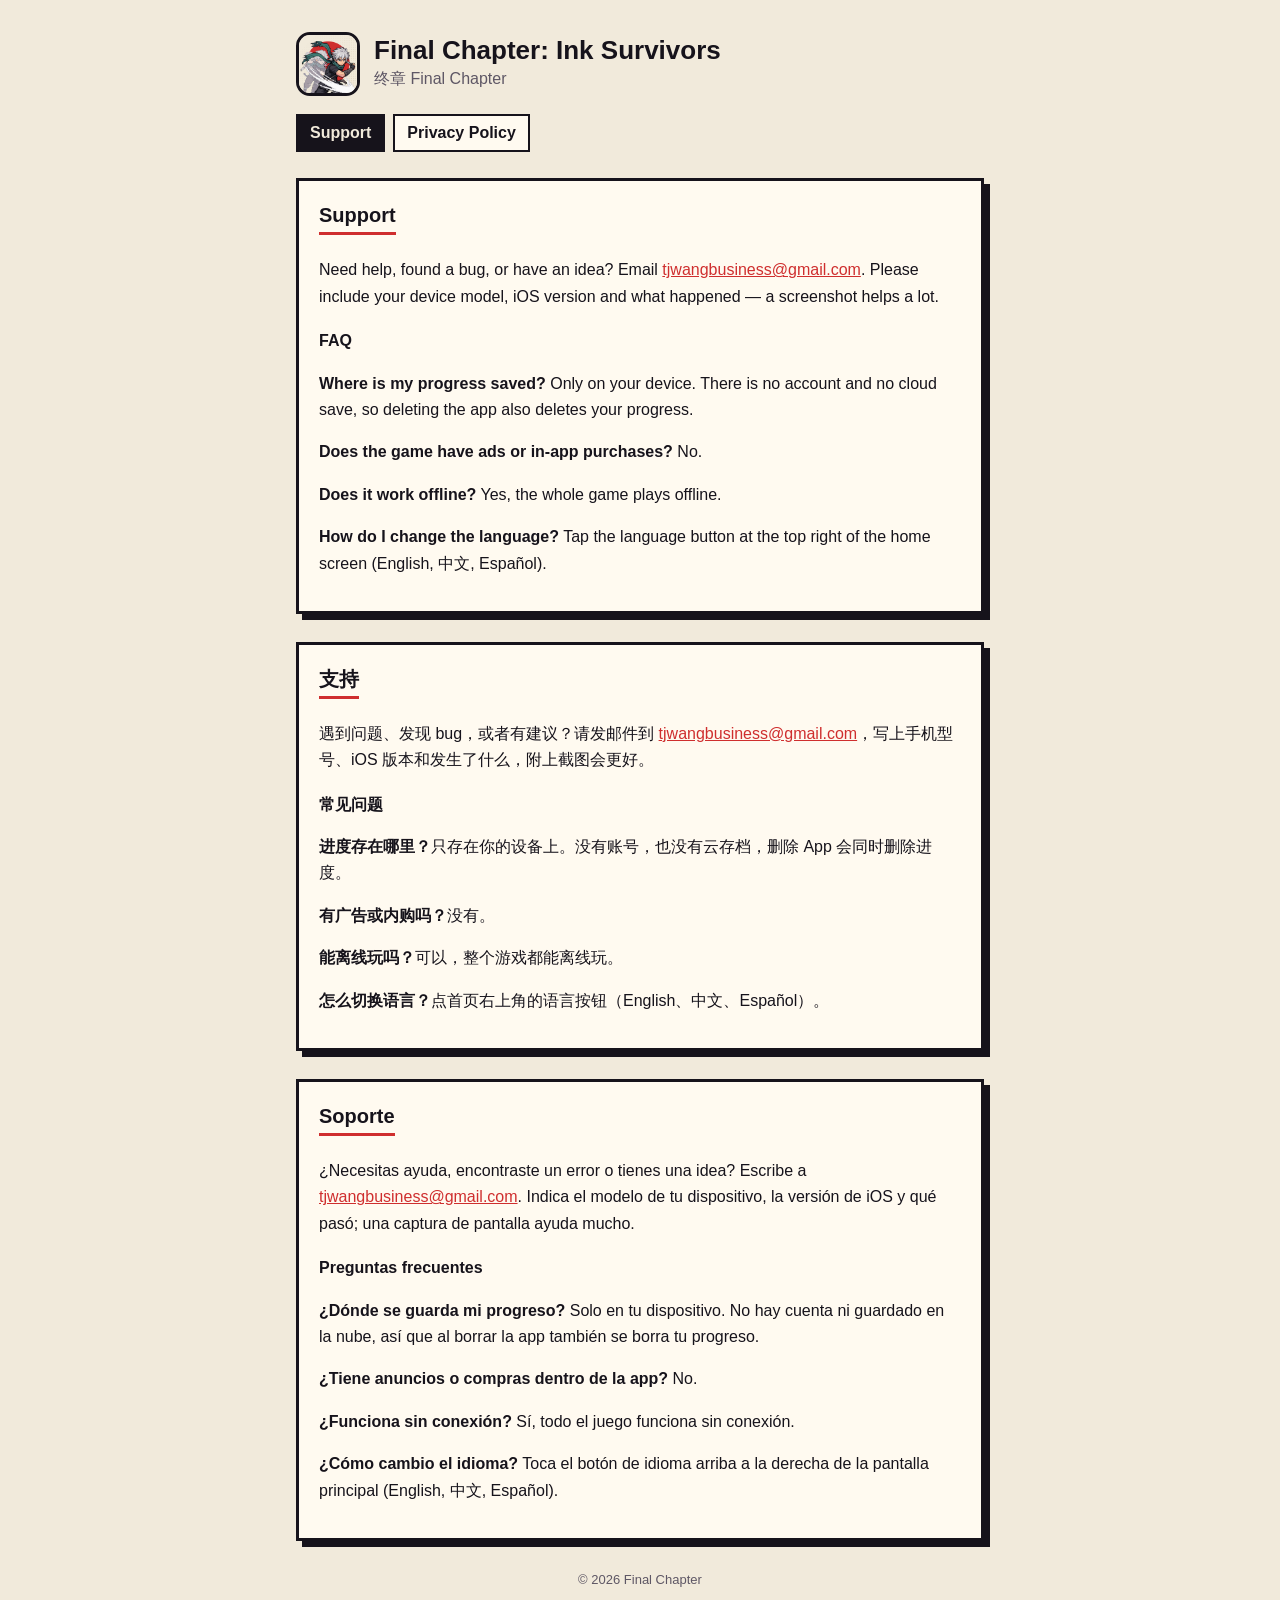
<file: index.html>
<!doctype html>
<html lang="en">
<head>
<meta charset="utf-8">
<meta name="viewport" content="width=device-width, initial-scale=1">
<title>Final Chapter: Ink Survivors — Support</title>
<link rel="stylesheet" href="style.css">
</head>
<body>
<main>
<header><img src="icon.png" alt=""><div><h1>Final Chapter: Ink Survivors</h1><p class="sub">终章 Final Chapter</p></div></header>
<nav><a class="on" href="index.html">Support</a><a href="privacy.html">Privacy Policy</a></nav>

<section id="en">
<h2>Support</h2>
<p>Need help, found a bug, or have an idea? Email <a href="mailto:tjwangbusiness@gmail.com?subject=Final%20Chapter">tjwangbusiness@gmail.com</a>. Please include your device model, iOS version and what happened — a screenshot helps a lot.</p>
<h3>FAQ</h3>
<p><b>Where is my progress saved?</b> Only on your device. There is no account and no cloud save, so deleting the app also deletes your progress.</p>
<p><b>Does the game have ads or in-app purchases?</b> No.</p>
<p><b>Does it work offline?</b> Yes, the whole game plays offline.</p>
<p><b>How do I change the language?</b> Tap the language button at the top right of the home screen (English, 中文, Español).</p>
</section>

<section id="zh">
<h2>支持</h2>
<p>遇到问题、发现 bug，或者有建议？请发邮件到 <a href="mailto:tjwangbusiness@gmail.com?subject=Final%20Chapter">tjwangbusiness@gmail.com</a>，写上手机型号、iOS 版本和发生了什么，附上截图会更好。</p>
<h3>常见问题</h3>
<p><b>进度存在哪里？</b>只存在你的设备上。没有账号，也没有云存档，删除 App 会同时删除进度。</p>
<p><b>有广告或内购吗？</b>没有。</p>
<p><b>能离线玩吗？</b>可以，整个游戏都能离线玩。</p>
<p><b>怎么切换语言？</b>点首页右上角的语言按钮（English、中文、Español）。</p>
</section>

<section id="es">
<h2>Soporte</h2>
<p>¿Necesitas ayuda, encontraste un error o tienes una idea? Escribe a <a href="mailto:tjwangbusiness@gmail.com?subject=Final%20Chapter">tjwangbusiness@gmail.com</a>. Indica el modelo de tu dispositivo, la versión de iOS y qué pasó; una captura de pantalla ayuda mucho.</p>
<h3>Preguntas frecuentes</h3>
<p><b>¿Dónde se guarda mi progreso?</b> Solo en tu dispositivo. No hay cuenta ni guardado en la nube, así que al borrar la app también se borra tu progreso.</p>
<p><b>¿Tiene anuncios o compras dentro de la app?</b> No.</p>
<p><b>¿Funciona sin conexión?</b> Sí, todo el juego funciona sin conexión.</p>
<p><b>¿Cómo cambio el idioma?</b> Toca el botón de idioma arriba a la derecha de la pantalla principal (English, 中文, Español).</p>
</section>

<footer>© 2026 Final Chapter</footer>
</main>
</body>
</html>
</file>
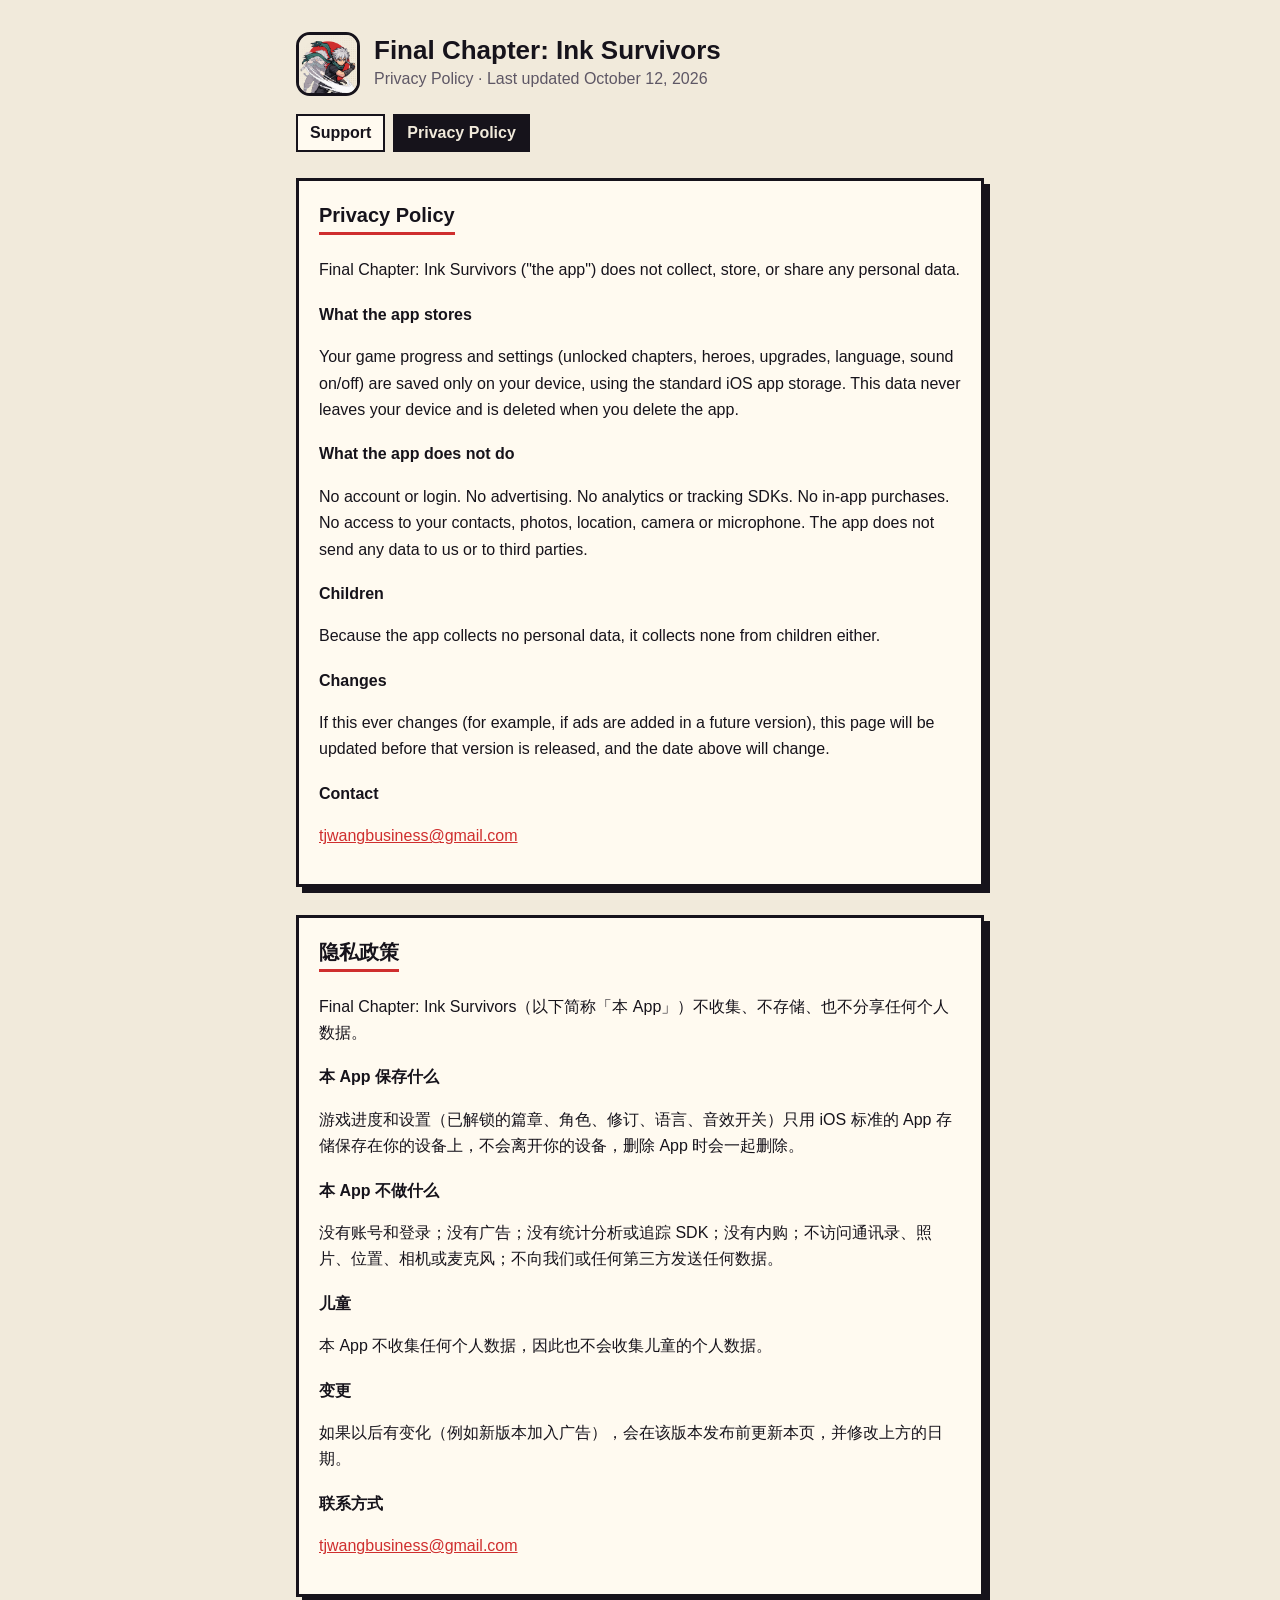
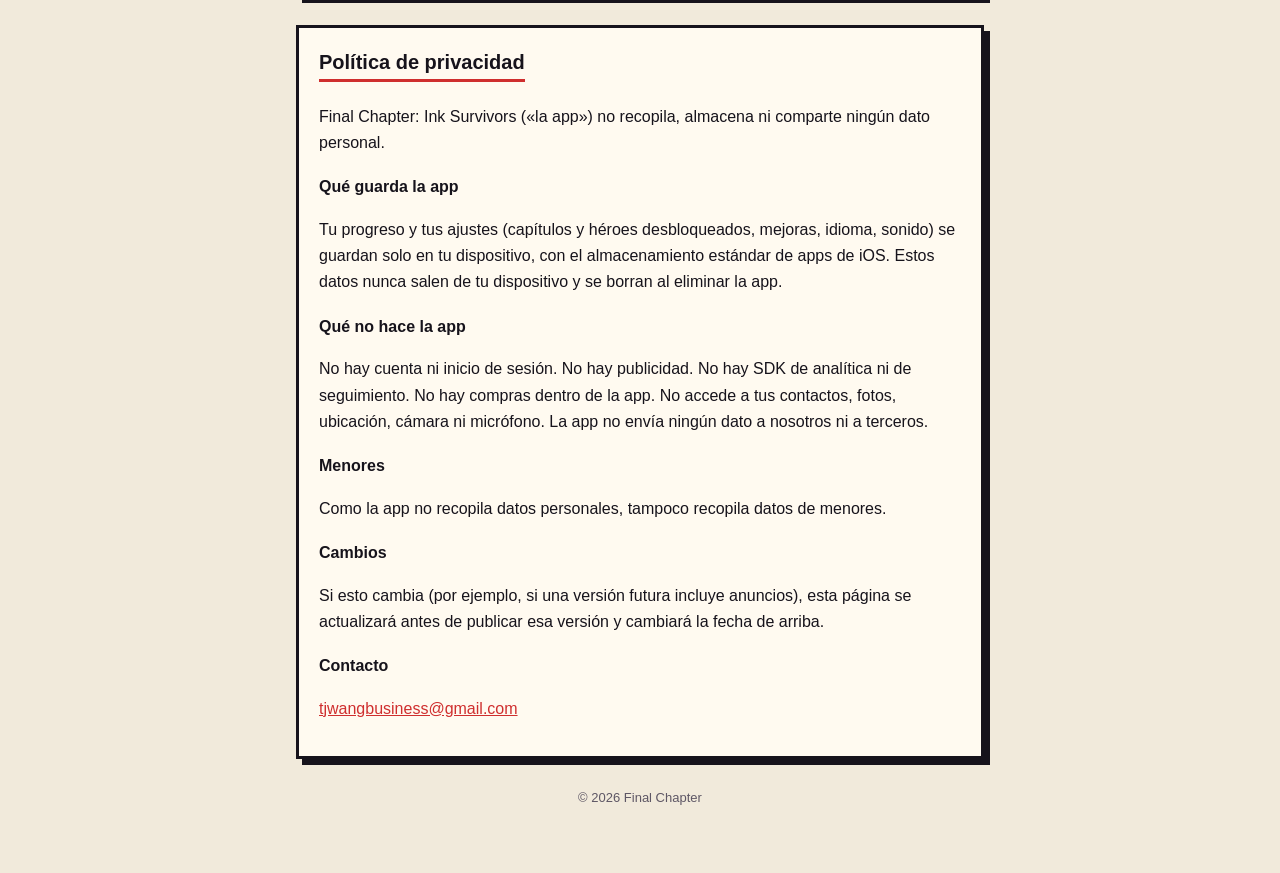
<file: privacy.html>
<!doctype html>
<html lang="en">
<head>
<meta charset="utf-8">
<meta name="viewport" content="width=device-width, initial-scale=1">
<title>Final Chapter: Ink Survivors — Privacy Policy</title>
<link rel="stylesheet" href="style.css">
</head>
<body>
<main>
<header><img src="icon.png" alt=""><div><h1>Final Chapter: Ink Survivors</h1><p class="sub">Privacy Policy · Last updated October 12, 2026</p></div></header>
<nav><a href="index.html">Support</a><a class="on" href="privacy.html">Privacy Policy</a></nav>

<section id="en">
<h2>Privacy Policy</h2>
<p>Final Chapter: Ink Survivors ("the app") does not collect, store, or share any personal data.</p>
<h3>What the app stores</h3>
<p>Your game progress and settings (unlocked chapters, heroes, upgrades, language, sound on/off) are saved only on your device, using the standard iOS app storage. This data never leaves your device and is deleted when you delete the app.</p>
<h3>What the app does not do</h3>
<p>No account or login. No advertising. No analytics or tracking SDKs. No in-app purchases. No access to your contacts, photos, location, camera or microphone. The app does not send any data to us or to third parties.</p>
<h3>Children</h3>
<p>Because the app collects no personal data, it collects none from children either.</p>
<h3>Changes</h3>
<p>If this ever changes (for example, if ads are added in a future version), this page will be updated before that version is released, and the date above will change.</p>
<h3>Contact</h3>
<p><a href="mailto:tjwangbusiness@gmail.com">tjwangbusiness@gmail.com</a></p>
</section>

<section id="zh">
<h2>隐私政策</h2>
<p>Final Chapter: Ink Survivors（以下简称「本 App」）不收集、不存储、也不分享任何个人数据。</p>
<h3>本 App 保存什么</h3>
<p>游戏进度和设置（已解锁的篇章、角色、修订、语言、音效开关）只用 iOS 标准的 App 存储保存在你的设备上，不会离开你的设备，删除 App 时会一起删除。</p>
<h3>本 App 不做什么</h3>
<p>没有账号和登录；没有广告；没有统计分析或追踪 SDK；没有内购；不访问通讯录、照片、位置、相机或麦克风；不向我们或任何第三方发送任何数据。</p>
<h3>儿童</h3>
<p>本 App 不收集任何个人数据，因此也不会收集儿童的个人数据。</p>
<h3>变更</h3>
<p>如果以后有变化（例如新版本加入广告），会在该版本发布前更新本页，并修改上方的日期。</p>
<h3>联系方式</h3>
<p><a href="mailto:tjwangbusiness@gmail.com">tjwangbusiness@gmail.com</a></p>
</section>

<section id="es">
<h2>Política de privacidad</h2>
<p>Final Chapter: Ink Survivors («la app») no recopila, almacena ni comparte ningún dato personal.</p>
<h3>Qué guarda la app</h3>
<p>Tu progreso y tus ajustes (capítulos y héroes desbloqueados, mejoras, idioma, sonido) se guardan solo en tu dispositivo, con el almacenamiento estándar de apps de iOS. Estos datos nunca salen de tu dispositivo y se borran al eliminar la app.</p>
<h3>Qué no hace la app</h3>
<p>No hay cuenta ni inicio de sesión. No hay publicidad. No hay SDK de analítica ni de seguimiento. No hay compras dentro de la app. No accede a tus contactos, fotos, ubicación, cámara ni micrófono. La app no envía ningún dato a nosotros ni a terceros.</p>
<h3>Menores</h3>
<p>Como la app no recopila datos personales, tampoco recopila datos de menores.</p>
<h3>Cambios</h3>
<p>Si esto cambia (por ejemplo, si una versión futura incluye anuncios), esta página se actualizará antes de publicar esa versión y cambiará la fecha de arriba.</p>
<h3>Contacto</h3>
<p><a href="mailto:tjwangbusiness@gmail.com">tjwangbusiness@gmail.com</a></p>
</section>

<footer>© 2026 Final Chapter</footer>
</main>
</body>
</html>
</file>
<file: style.css>
:root { --paper:#f1eadb; --card:#fffaf0; --ink:#16131b; --soft:#5e5765; --red:#cf2e2e; }
* { box-sizing: border-box; }
body { margin:0; background:var(--paper); color:var(--ink); font:16px/1.65 -apple-system, "Helvetica Neue", "PingFang SC", "Noto Sans", sans-serif; }
main { max-width:720px; margin:0 auto; padding:32px 16px 64px; }
header { display:flex; align-items:center; gap:14px; margin-bottom:8px; }
header img { width:64px; height:64px; border-radius:14px; border:3px solid var(--ink); }
h1 { margin:0; font-size:26px; line-height:1.2; }
.sub { color:var(--soft); margin:0; }
nav { margin:18px 0 26px; display:flex; flex-wrap:wrap; gap:8px; }
nav a { color:var(--ink); text-decoration:none; border:2px solid var(--ink); padding:4px 12px; background:var(--card); font-weight:600; }
nav a.on { background:var(--ink); color:var(--paper); }
section { background:var(--card); border:3px solid var(--ink); box-shadow:6px 6px 0 var(--ink); padding:18px 20px; margin:0 0 28px; }
h2 { margin:0 0 6px; font-size:20px; border-bottom:3px solid var(--red); display:inline-block; }
h3 { margin:18px 0 4px; font-size:16px; }
a { color:var(--red); }
footer { color:var(--soft); font-size:13px; text-align:center; }
</file>
